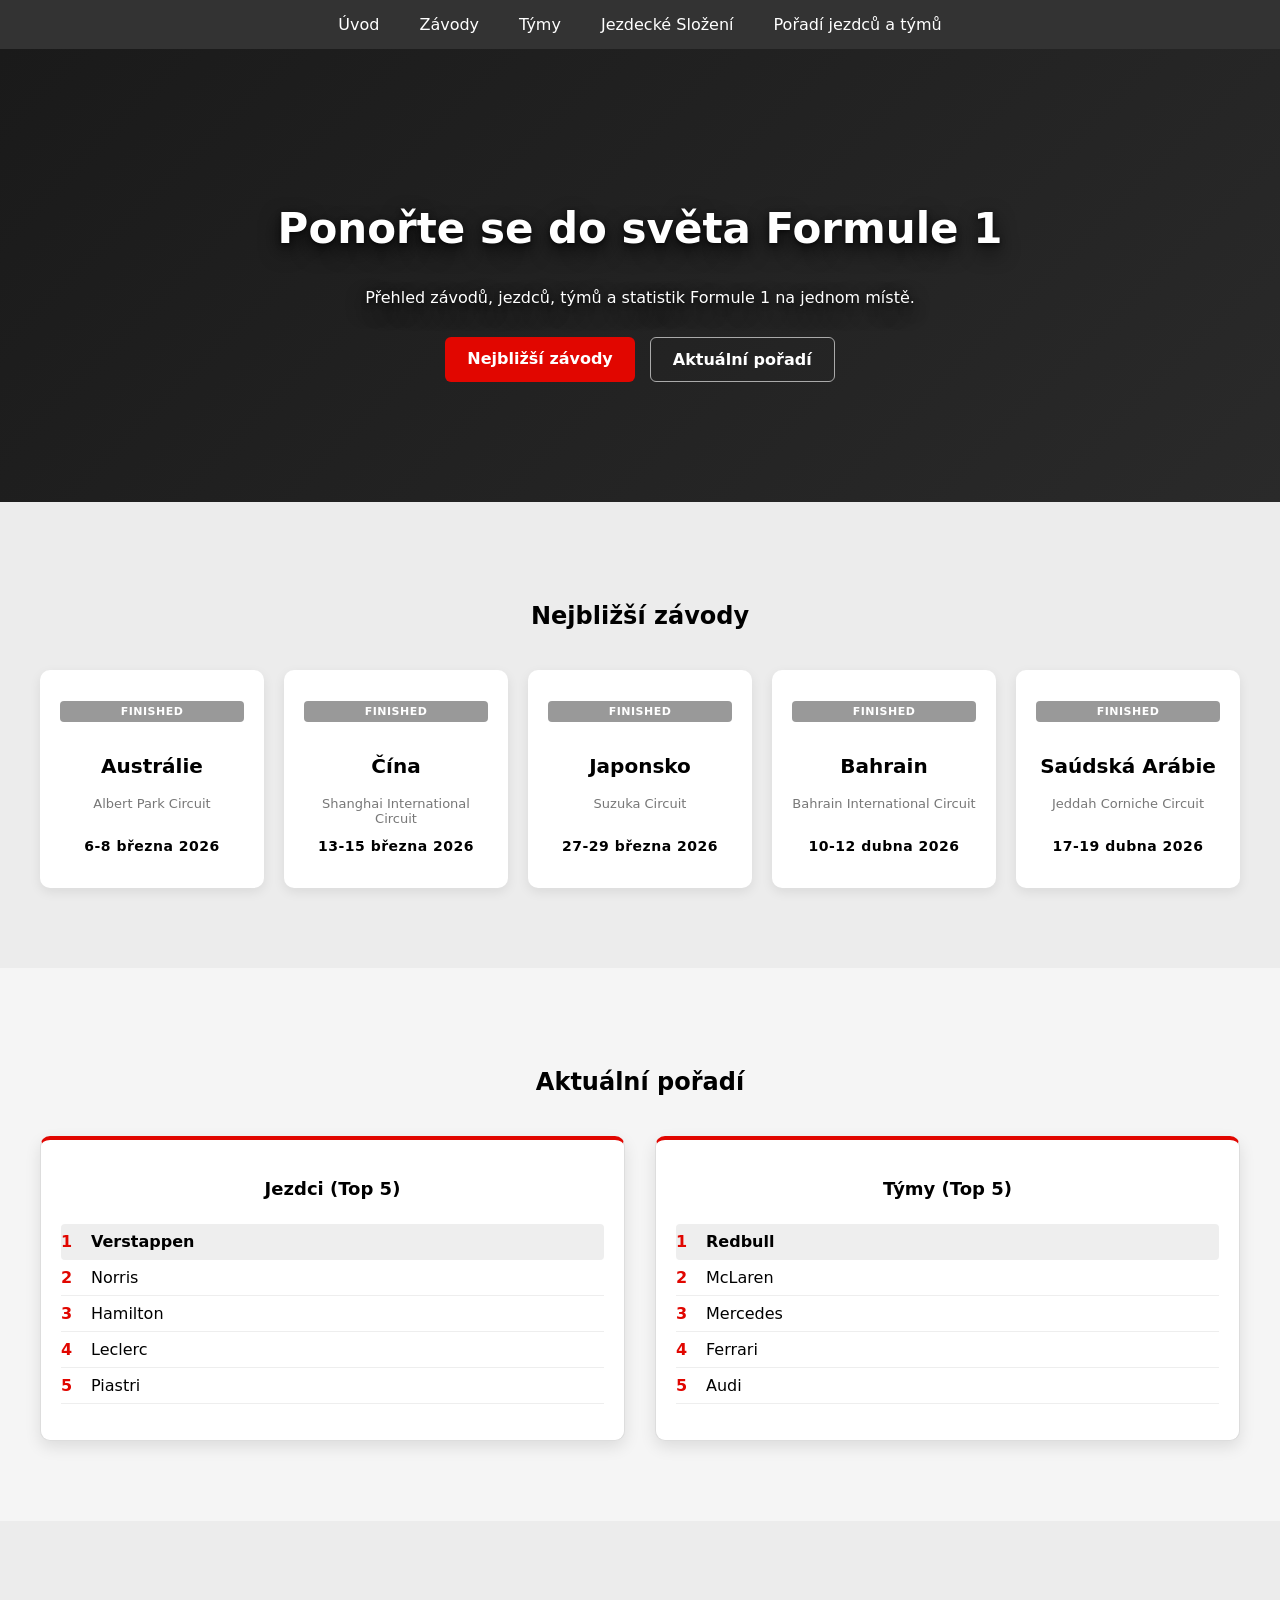
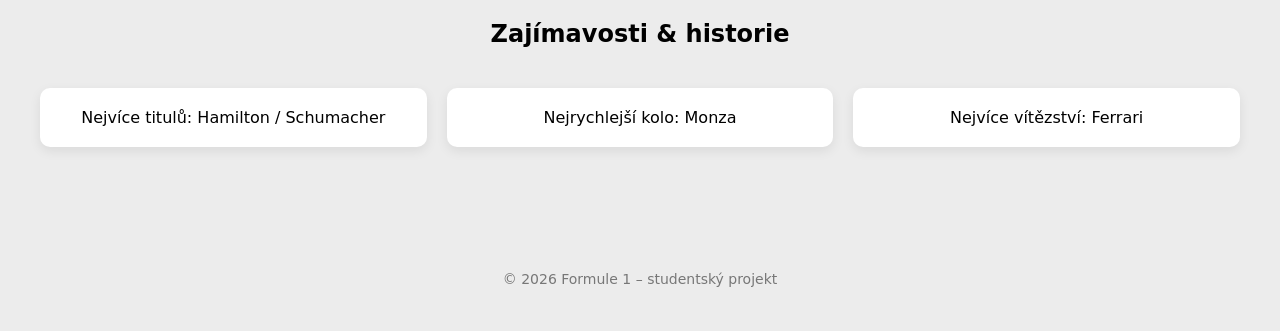
<file: index.html>
<!DOCTYPE html>
<html lang="cs">

<head>
<meta charset="UTF-8">
<title>F1 Úvod</title>
<link rel="stylesheet" href="css/style.css">
</head>
<body>
<header>
  <nav class="main-nav">
     <div class="nav-container">
    
        <ul>

        <li><a href="">Úvod</a></li>
        <li><a href="#">Závody</a>
           <ul>
                <li class="dropdown-title">Závody 2026</li>

                <li><a href="race-detail.html?race=australie">Austrálie</a></li>
                <li><a href="race-detail.html?race=cina">Čína</a></li>
                <li><a href="race-detail.html?race=japonsko">Japonsko</a></li>
                <li><a href="race-detail.html?race=miami">Miami</a></li>
                <li><a href="race-detail.html?race=kanada">Kanada</a></li>
                <li><a href="race-detail.html?race=monako">Monako</a></li>
                <li><a href="race-detail.html?race=barcelona">Barcelona-Catalunya</a></li>
                <li><a href="race-detail.html?race=rakousko">Rakousko</a></li>
                <li><a href="race-detail.html?race=velka_britanie">Velká Británie</a></li>
                <li><a href="race-detail.html?race=belgie">Belgie</a></li>
                <li><a href="race-detail.html?race=madarsko">Maďarsko</a></li>
                <li><a href="race-detail.html?race=nizozemsko">Nizozemsko</a></li>
                <li><a href="race-detail.html?race=italie">Itálie</a></li>
                <li><a href="race-detail.html?race=spanelsko">Španelsko</a></li>
                <li><a href="race-detail.html?race=azerbajdzan">Ázerbájdžán</a></li>
                <li><a href="race-detail.html?race=singapur">Singapur</a></li>
                <li><a href="race-detail.html?race=usa">USA</a></li>
                <li><a href="race-detail.html?race=mexiko">Mexiko</a></li>
                <li><a href="race-detail.html?race=brazilie">Brazílie</a></li>
                <li><a href="race-detail.html?race=las_vegas">Las Vegas</a></li>
                <li><a href="race-detail.html?race=katar">Katar</a></li>
                <li><a href="race-detail.html?race=abu_dhabi">Abú Zabí</a></li>
                
           </ul>
        
        </li>
        <li><a href="#">Týmy</a></li>
        <li><a href="#">Jezdecké Složení</a></li>
        <li><a href="#">Pořadí jezdců a týmů</a></li>    
        </ul>
    

      </div>
  </nav>

</header>

<main>

  <!-- HERO -->
  <section class="section section--hero">
    <div class="section-inner hero">
      <h1>Ponořte se do světa Formule 1</h1>
      <p class="lead">
        Přehled závodů, jezdců, týmů a statistik Formule 1 na jednom místě.
      </p>

      <div class="hero-actions">
        <a href="#nejblizsi-zavody" class="btn btn-primary">Nejbližší závody</a>
        <a href="#poradi" class="btn btn-secondary">Aktuální pořadí</a>
    </div>
    </div>
  </section>

  <!-- NEJBLIŽŠÍ ZÁVODY -->
  <section id="nejblizsi-zavody" class="section">
    <div class="section-inner">
      <h2 class="section-title">Nejbližší závody</h2>

      <div class="race-grid">
       <article class="race-card" data-date="2026-03-8">
        <p class="race-status finished"></p>
        <h3 class="race-name">Austrálie</h3>
        <p class="race-circuit">Albert Park Circuit</p>
        <p class="race-date"> 6-8 března 2026</p>

      </article>
        
      <article class="race-card" data-date="2026-03-15">
        <p class="race-status finished"></p>
        <h3 class="race-name">Čína</h3>
        <p class="race-circuit">Shanghai International Circuit</p>
        <p class="race-date"> 13-15 března 2026</p>

        </article>
        
        <article class="race-card" data-date="2026-03-29">
        <p class="race-status next"></p>
        <h3 class="race-name">Japonsko</h3>
        <p class="race-circuit">Suzuka Circuit</p>
        <p class="race-date"> 27-29 března 2026</p>

        </article>

        <article class="race-card" data-date="2026-04-12">

        <p class="race-status upcoming"></p>
        <h3 class="race-name">Bahrain</h3>
        <p class="race-circuit">Bahrain International Circuit</p>
        <p class="race-date">10-12 dubna 2026</p>

        </article>
  

        <article class="race-card" data-date="2026-04-19">
          <p class="race-status upcoming"></p>
        <h3 class="race-name">Saúdská Arábie</h3>
        <p class="race-circuit">Jeddah Corniche Circuit</p>
        <p class="race-date"> 17-19 dubna 2026</p>

        </article>


        <article class="race-card" data-date="2026-05-3">
          <p class="race-status upcoming"></p>
        <h3 class="race-name">Miami</h3>
        <p class="race-circuit"> Miami International Autodrome</p>
        <p class="race-date"> 1-3 květen 2026</p>

        </article>

        <article class="race-card" data-date="2026-05-24">
          <p class="race-status upcoming"></p>
        <h3 class="race-name">Kanada</h3>
        <p class="race-circuit">Circuit Gilles-Villeneuve</p>
        <p class="race-date"> 22-24 května 2026</p>

        </article>


        <article class="race-card" data-date="2026-05-7">
          <p class="race-status upcoming"></p>
        <h3 class="race-name">Monaco</h3>
        <p class="race-circuit">Circuit de Monaco</p>
        <p class="race-date"> 5-7 květen 2026</p>

        </article>

      </div>
    </div>
  </section>

  <!-- POŘADÍ -->
  <section id="poradi" class="section section--svetla">
    <div class="section-inner">
      <h2 class="section-title">Aktuální pořadí</h2>

      <div class="stats-grid">
        <div class="stats-card">
          <h3 class="stats-name">Jezdci (Top 5)</h3>
          <ol>
            <li><span class="position">1</span>
                <span class="driver">Verstappen</span></li>
            <li>
              <span class="position">2</span>
              <span class="driver">Norris</span></li>

            <li><span class="position">3</span>
              <span class="driver">Hamilton</span></li>

            <li><span class="position">4</span>
                <span class="driver">Leclerc</span></li>
           
            <li><span class="position">5</span>
                <span class="driver">Piastri</span></li>
          </ol>
        </div>

        <div class="stats-card">
          <h3 class="stats-name">Týmy (Top 5)</h3>
          <ol>
            <li><span class="position">1</span>
                <span class="team">Redbull</span></li>

                <li><span class="position">2</span>
                <span class="team">McLaren</span></li>

                <li><span class="position">3</span>
                <span class="team">Mercedes</span></li>

                <li><span class="position">4</span>
                <span class="team">Ferrari</span></li>

                <li><span class="position">5</span>
                <span class="team">Audi</span></li>
                
          </ol>
        </div>
      </div>
    </div>
  </section>

  <!-- ZAJÍMAVOSTI -->
  <section class="section">
    <div class="section-inner">
      <h2 class="section-title">Zajímavosti & historie</h2>

      <div class="info-grid">
        <div class="card">Nejvíce titulů: Hamilton / Schumacher</div>
        <div class="card">Nejrychlejší kolo: Monza</div>
        <div class="card">Nejvíce vítězství: Ferrari</div>
      </div>
    </div>
  </section>

</main>

<footer class="footer">
  <p>© 2026 Formule 1 – studentský projekt</p>
</footer>


<script src="main-logic.js"></script>
</body>
</html>
</file>
<file: css/style.css>
header {
  background-color: #333;
}

.main-nav ul { 
    list-style: none;
    margin: 0 ;
    padding: 0 ;
} 

.main-nav .nav-container> ul { 
    display: flex;
    justify-content: center;
    
}

.main-nav li { 
    position: relative;

}

.main-nav a { 
    display: block;
    padding: 15px 20px;
    color: white;
    text-decoration: none;
    position: relative;
    transition: color 0.2s ease;
}






.main-nav a:hover {
  background-color: transparent;
}

.main-nav ul ul {
  position: absolute;
  top: 100%;
  left: 50%;
  transform: translateX(-50%) translateY(10px);

  background-color: #333;
  padding: 15px 20px;
  border-radius: 8px;

  display: grid; /* 🔥 jen grid */
  grid-template-columns: repeat(3, auto); /* můžeš 2 nebo 3 */
  gap: 5px 20px;

  width: max-content;

  opacity: 0;
  visibility: hidden;
  transition: all 0.2s ease;
  
}

.main-nav li:hover > ul {
  opacity: 1;
  visibility: visible;
  transform: translateX(-50%) translateY(0);
}


 

.main-nav ul ul li:not(.dropdown-title) {
  width: 100%;
  display: block;
  border-bottom: 1px solid rgba(255, 255, 255, 0.178);
}


.main-nav ul ul li a {
  display: block;
  padding: 10px 20px;
  white-space: nowrap;
  text-align: center;
  
}

.main-nav ul ul li a:hover {
  background-color: transparent;
    transform: translateY(-3px);
    transition: all 0.2s ease;
}



.nav-container { max-width: 1200px; 
               margin: 0 auto; 
}


.dropdown-title {
  grid-column: 1 / -1;
  color: #e3e3e3;
  font-size: 15px;
  padding: 5px 15px;
  text-transform: uppercase;
  pointer-events: none;
  text-align: center;

  position: relative; /* 🔥 důležité */
  margin-bottom: 10px;
}

.dropdown-title::after {
  content: "";
  position: absolute;
  left: 20px;   /* 🔥 odsazení zleva */
  right: 20px;  /* 🔥 odsazení zprava */
  bottom: 0;
  height: 1px;
  border-bottom: 1px solid rgba(255, 255, 255, 0.178);
}






/*Základ*/ 
body {
  margin: 0;
  font-family: system-ui, sans-serif;
  background: #ececec;
  opacity: 0;
  transition: opacity 0.3s ease;
  
}


body.loaded {
  opacity: 1;
}

/*SEKCE (FULL WIDTH)*/

.section {
  padding: 80px 20px;
  
}

.section--svetla {
  background: #f5f5f5;;
  
}

.section--hero {
  background: linear-gradient(135deg, #1a1a1a, #2a2a2a);
  color: white;
  padding: 120px 20px;
  
}


/*VNITŘNÍ KONTEJNER*/

.section-inner {
  max-width: 1200px;
  margin: 0 auto;
  
  
  
}

.hero {
  text-align: center;
 
}

.section--hero h1 {
  text-shadow: 
    0 2px 5px rgba(0,0,0,0.6),
    0 8px 20px rgba(0,0,0,0.8);
    font-size: 42px;
  font-weight: 700;
}

.section--hero .lead {
  text-shadow: 
    0 2px 5px rgba(0,0,0,0.6),
    0 8px 20px rgba(0,0,0,0.8);
    margin-top: 10px;
  margin-bottom: 30px;
}

/*Talčítka*/

.btn {
  display: inline-block;
  padding: 12px 22px;
  border-radius: 6px;
  text-decoration: none;
  font-weight: 600;
  transition: all 0.2s ease;
}

.btn-primary {
  background: #e10600;
  color: white;
}
.btn-secondary {
  background: transparent;
  border: 1px solid #aaa;
  color:#fff;
}

.btn:hover {
 transform: translateY(-2px);
 opacity: 0.9;

}

.hero-actions {
 display: flex;
 justify-content: center;
 gap: 15px;

}


/*GRIDY*/
/*Nejbližší závody – 5 vedle sebe*/
/*race-grid → flexibilní (cards)*/

.race-grid {
  display: grid;
  grid-template-columns: repeat(auto-fit, minmax(200px,1fr));
  gap: 20px;
  text-align: center;

}

.race-name {
  font-size: 20px;
  font-weight: 600;
  margin-bottom: 5px;
}

.race-circuit {
font-size: 13px;
 color: #777;
 margin-bottom: 12px;
 }

 .race-date {
 font-size: 14px;
 font-weight: bold;
 margin-top: auto;
 letter-spacing: 0.5px;
 }

 .race-status {
  display: inline-block;
  font-size: 11px;
  font-weight: bold;
  padding: 4px 8px;
  border-radius: 4px;
  margin-bottom: 12px;
  background: #ddd;
  color: #333;
  text-transform: uppercase;
  letter-spacing: 0.5px;
}

.race-status.next { 
 background: #e10600;
 color: white;
}

.race-status.finished {
 background: #999;
 color: white;
}

.race-status.upcoming {
background: #ddd;
color: #333;
}


/*stastistiky nadpis*/ 

.section-title {
  text-align: center;
  margin-bottom: 40px;
} 


/*statistiky*/
/*stats-grid → pevný (layout)*/ 

.stats-grid {
  display: grid;
  grid-template-columns: repeat(2, 1fr);
  gap: 30px;
}

.stats-name {
    text-align: center;
    margin-bottom: 15px;
  font-size: 18px;

}





/*statistiky pozice a jezdci*/

.position {
 font-weight: bold;
 color: #e10600;
 width: 30px;
}

.driver {
 flex: 1;
 text-align: left;

}

.team {

  flex: 1;
 text-align: left;
}

/*zajímavosti- .info-grid- flexibilní (cards)*/

.info-grid {
  display: grid;
  grid-template-columns: repeat(auto-fit, minmax(250px, 1fr));
  gap: 20px;
  text-align: center;
}




/*KARTY*/


/*nejbližší závody*/

.race-card {
  background: #fff;
  padding: 20px;
  border-radius: 10px;
  box-shadow: 0 4px 12px rgba(0,0,0,0.08);
  transition: transform 0.2s ease, box-shadow 0.2s ease;
  display: flex;
  flex-direction: column;
}

.race-card:hover {

transform: translateY(-5px);
  box-shadow: 0 8px 20px rgba(0,0,0,0.15);

}


/*statistiky*/

.stats-card{
  background: #ffffff;
  padding: 20px;
  border-radius: 10px;
  box-shadow: 0 6px 16px rgba(0,0,0,0.1);
  transition: transform 0.2s ease, box-shadow 0.2s ease;
  display: flex;
  flex-direction: column;
  border: 1px solid #ddd;
  border-top: 4px solid #e10600;

}


.stats-card:hover{
transform: translateY(-5px);
  box-shadow: 0 8px 20px rgba(0,0,0,0.15);
  

}

.stats-card ol {

  padding-left: 0;
  list-style: none;
  margin-top: 10px;
}

.stats-card li {

  display: flex;
  justify-content: space-between;
  padding: 8px 0;
  border-bottom: 1px solid #eee;
}

.stats-card li:first-child {
  font-weight: bold;
  background: #eeeeee; ;
  border-radius: 4px;
}

.stats-card li:hover {
  background: #f0f0f0;
}


/*zajimavosti*/
.card {
   background: #fff;
  padding: 20px;
  border-radius: 10px;
  box-shadow: 0 4px 12px rgba(0,0,0,0.08);
  transition: transform 0.2s ease, box-shadow 0.2s ease;
  display: flex;
  flex-direction: column;

}

.card:hover {
  transform: translateY(-5px);
  box-shadow: 0 8px 20px rgba(0,0,0,0.15);

}


/*css pro šablonu zavodů*/


.race-title   {
text-align: center;
}

.schedule-list {

  list-style: none;
    margin: 0 ;
    padding: 0 ;
}

.schedule-item {
  display: flex;
  justify-content: space-between;
  align-items: center;
  padding: 10px 0;
  border-bottom: 1px solid #ddd;
}

.schedule-item:hover { 
  background: #f0f0f0;
}

.schedule-item span {
  flex: 1;
}


.date {

  font-weight: bold;
}

.race-schedule {
 text-align: center;
}

.schedule-box { 

  background: #ffffff;
  padding: 20px;
  border-radius: 20px;
  box-shadow: 0 6px 16px rgba(0,0,0,0.1);
  transition: transform 0.2s ease, box-shadow 0.2s ease;
  display: flex;
  flex-direction: column;
  border: 1px solid #ddd;
  border-top: 4px solid #e10600;
 }

 .schedule-box:hover {
  transform: translateY(-5px);
  box-shadow: 0 8px 20px rgba(0,0,0,0.15);

 }

 /*sekce okruh a o okruhu*/

 /*grid pro tyhle dvě sekce*/

.wrapper-grid {
  display: grid;
  grid-template-columns: repeat(2, 1fr);
  gap: 30px;
}

.circuit-grid {

  display: grid;
  grid-template-columns: repeat(2, 1fr);
  gap: 5px;
}



.box {
  background: #ffffff;
  padding: 20px;
  border-radius: 20px;
  box-shadow: 0 6px 16px rgba(0,0,0,0.1);
  transition: transform 0.2s ease, box-shadow 0.2s ease;
  display: flex;
  flex-direction: column;
  border: 1px solid #ddd;
  border-top: 4px solid #e10600;
  text-align: center;

}

.box:hover {
  transform: translateY(-5px);
  box-shadow: 0 8px 20px rgba(0,0,0,0.15);

 }

.value {

  font-size: 20px;
  font-weight: bold
  
}

.nadpis-h2 {
 text-align: center;
  margin-bottom: 25px;
}

.box--full {

  grid-column: 1/-1; 
  background: #ffffff;
  padding: 20px;
  border-radius: 20px;
  box-shadow: 0 6px 16px rgba(0,0,0,0.1);
  transition: transform 0.2s ease, box-shadow 0.2s ease;
  display: flex;
  flex-direction: column;
  border: 1px solid #ddd;
  border-top: 4px solid #e10600;
  text-align: center;
  
}

.box--full:hover {
  transform: translateY(-5px);
  box-shadow: 0 8px 20px rgba(0,0,0,0.15);

 }

 /*o okruhu*/

 .accordion-item {

  background: #ffffff;
  border-radius: 20px;
  padding: 20px;
  box-shadow: 0 6px 16px rgba(0,0,0,0.1);
  margin-bottom: 10px;
  
}

.accordion-item:hover {
  transform: translateY(-5px);
  box-shadow: 0 8px 20px rgba(0,0,0,0.15);

 }

.accordion-question {

  cursor: pointer;
  font-weight: bold;
  padding: 10px;
}


.accordion-answer {

  margin-top: 10px;
  line-height: 1.5;
}

details[open] .accordion-question {
   border-bottom: 4px solid #e10600;
   
}



/* FOOTER */
.footer {
  text-align: center;
  padding: 30px;
  color: #777;
  font-size: 14px;
}
</file>
